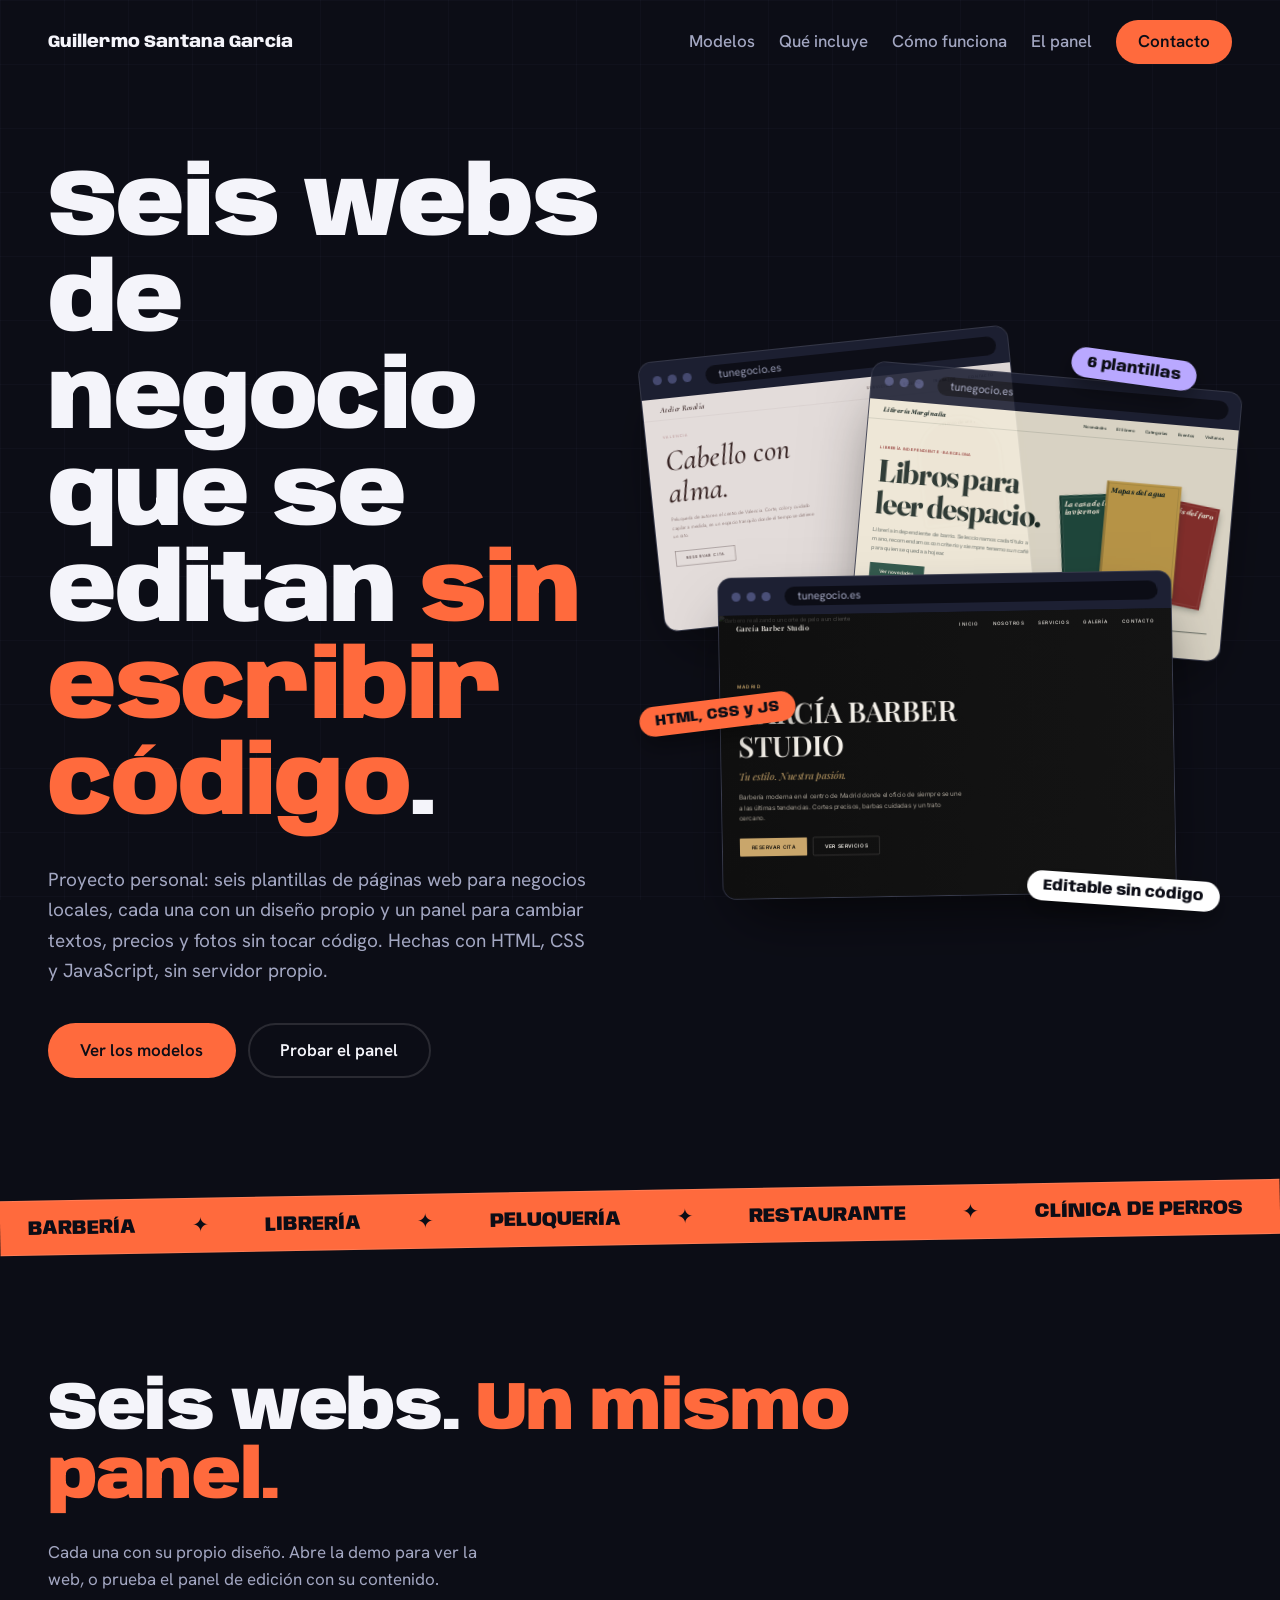
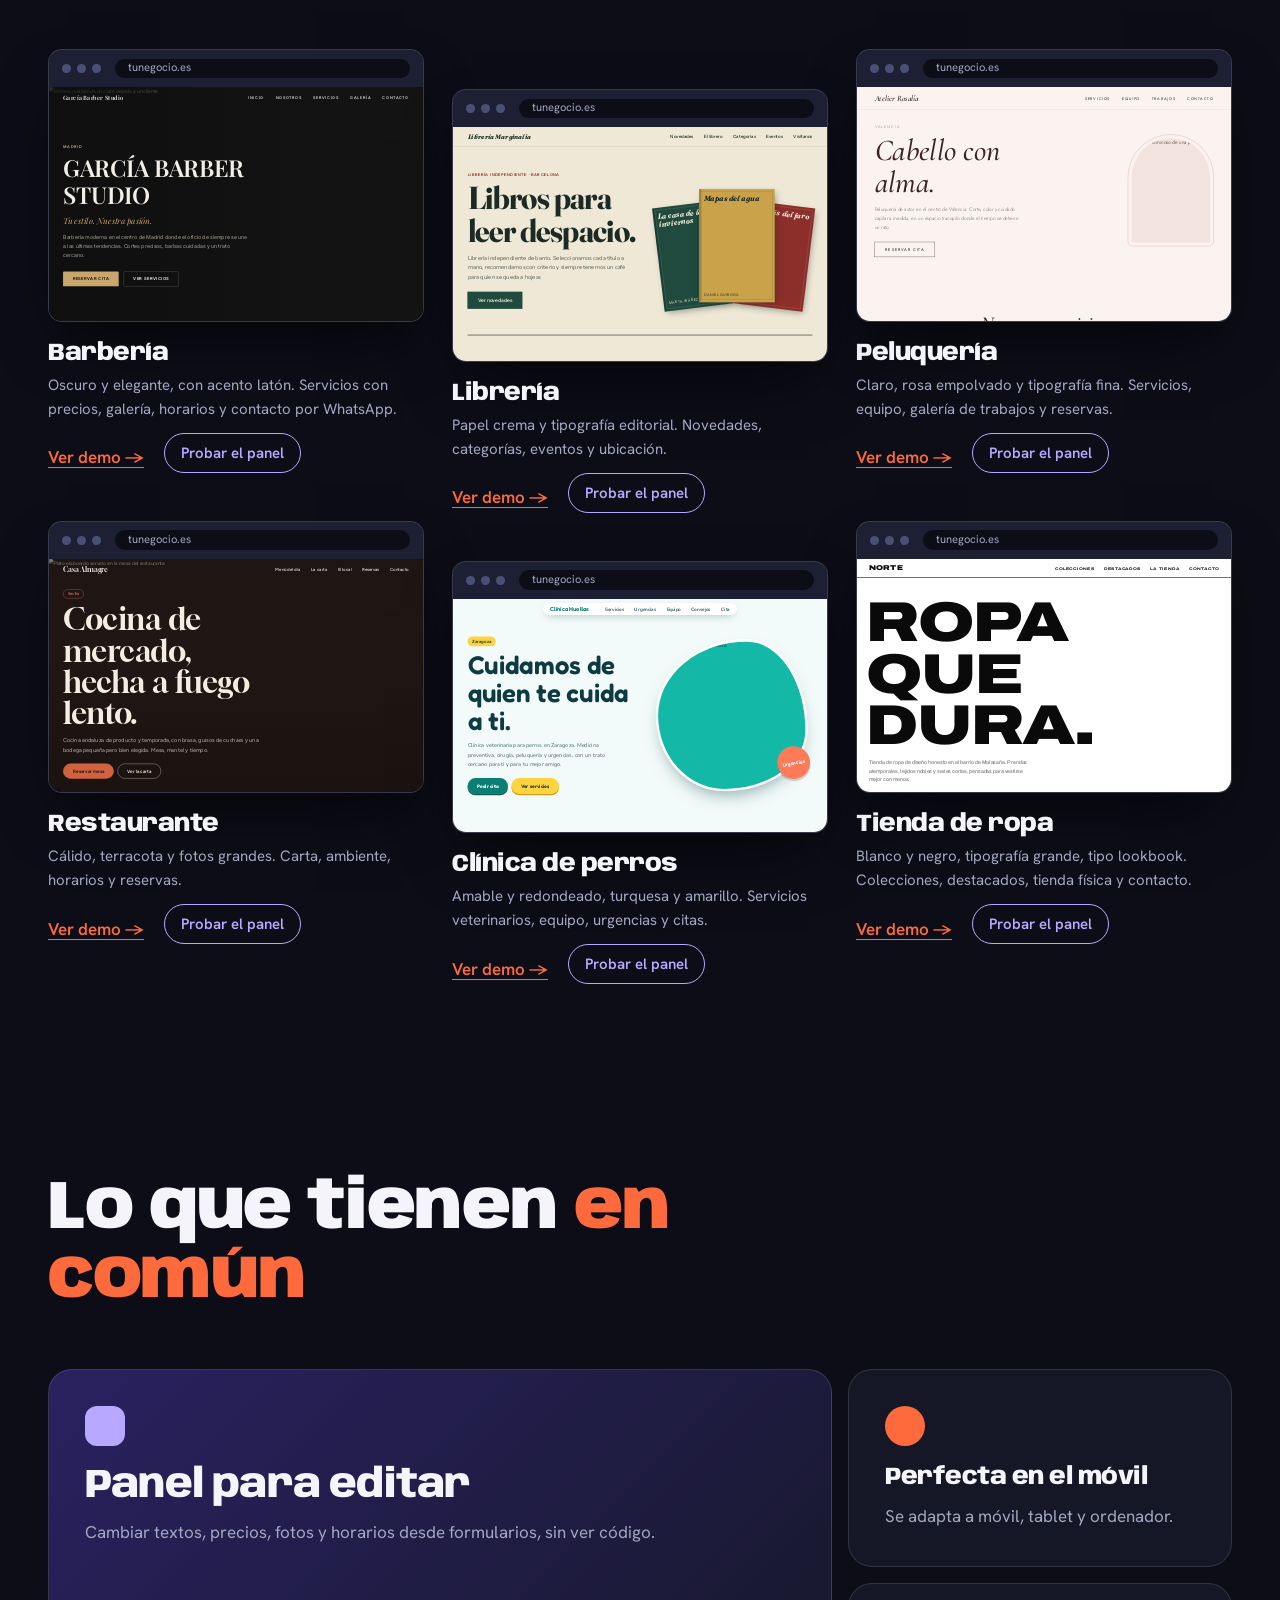
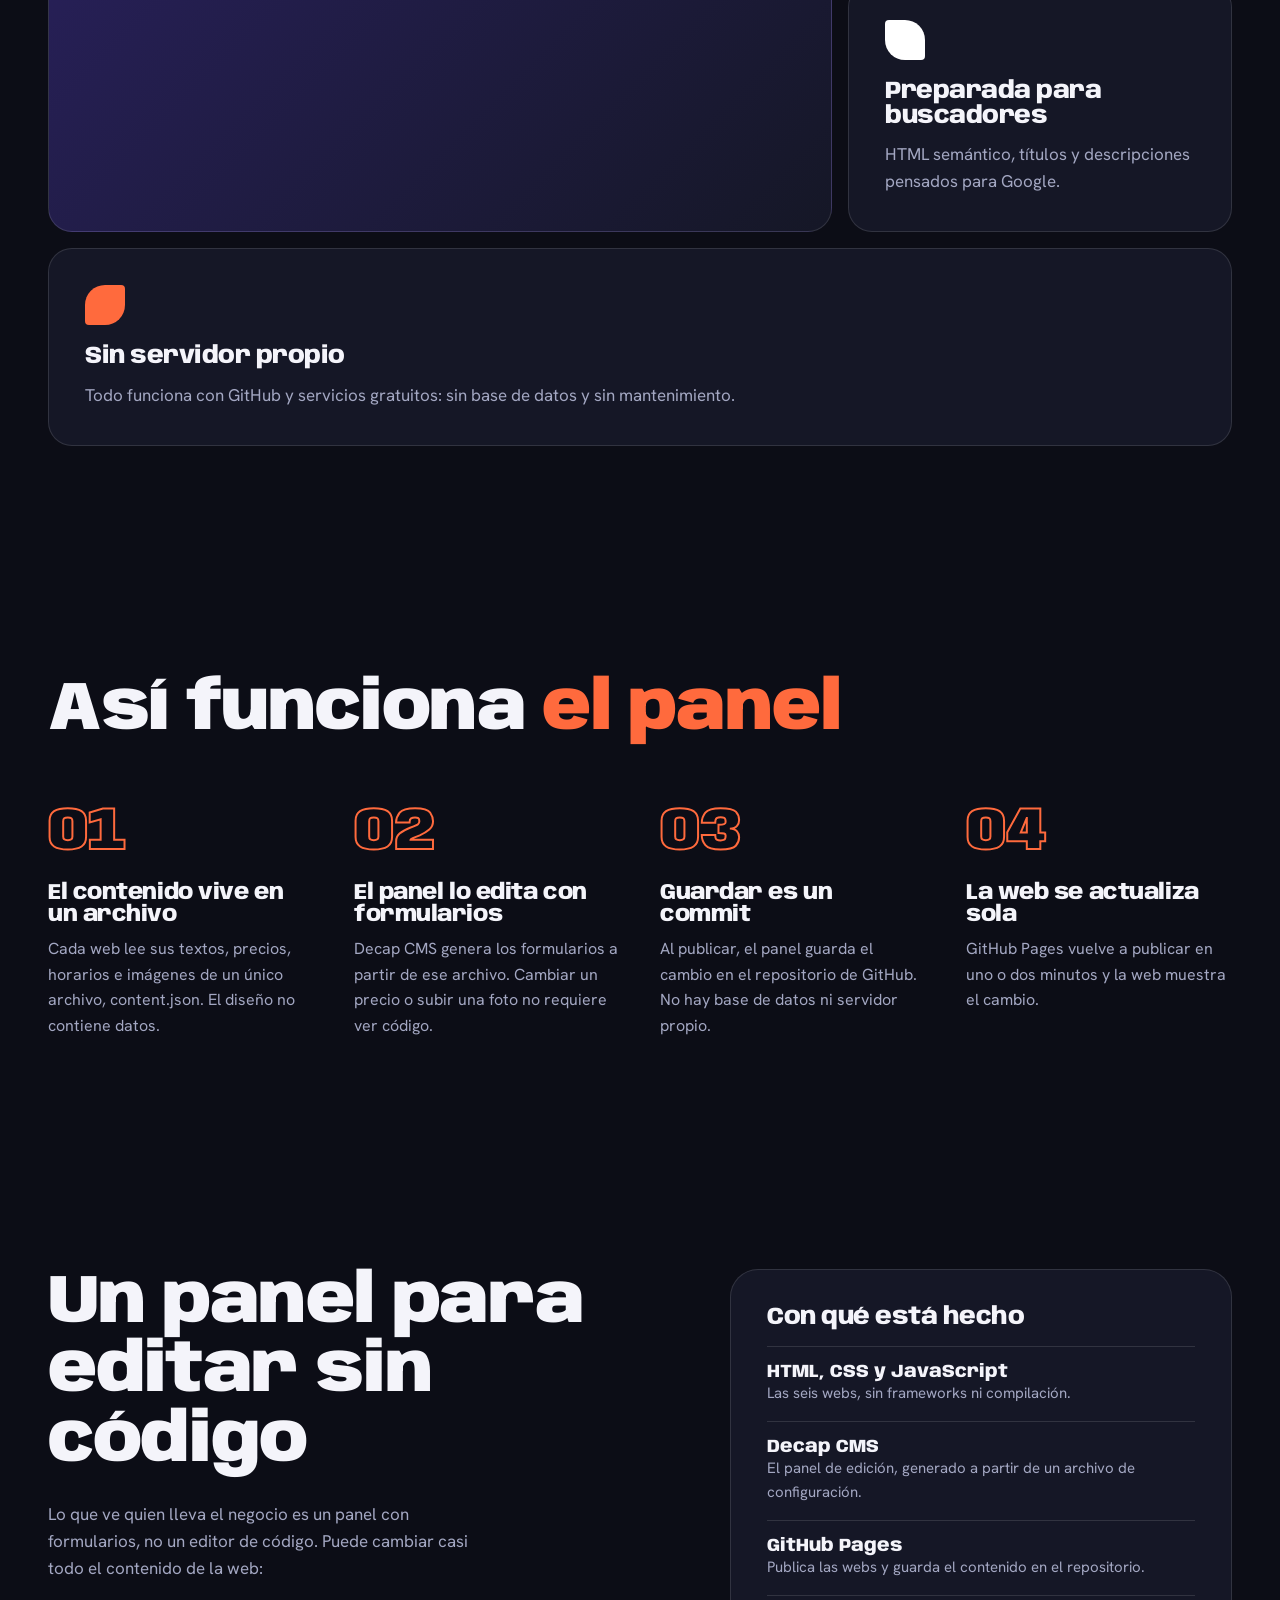
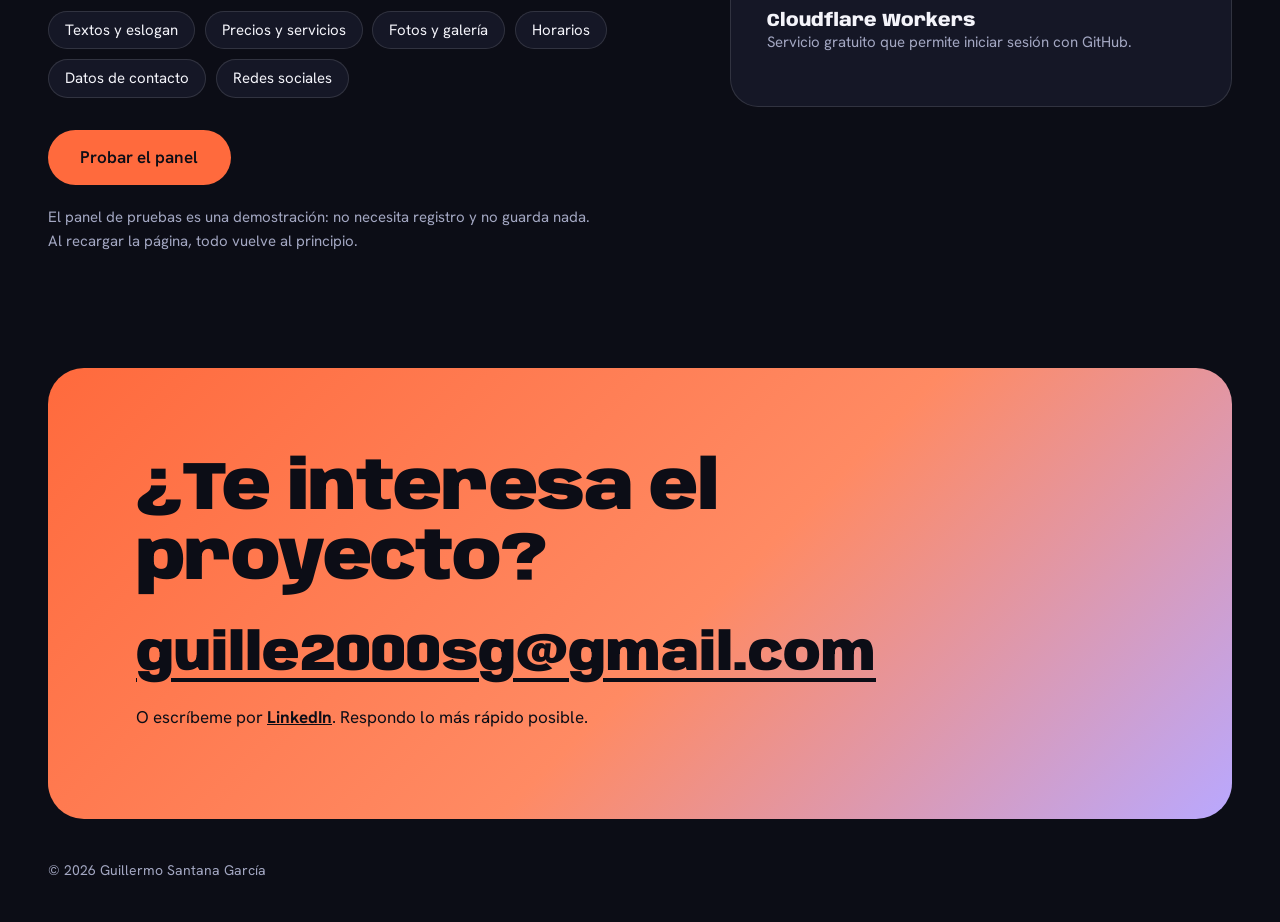
<file: index.html>
<!doctype html>
<html lang="es">

<head>
  <meta charset="utf-8">
  <meta name="viewport" content="width=device-width, initial-scale=1">
  <title>Plantillas web con panel de edición | Guillermo Santana García</title>
  <meta name="description"
    content="Seis plantillas de webs para negocios locales con un panel de edición sin código. Proyecto personal hecho con HTML, CSS y JavaScript.">
  <meta name="theme-color" content="#0c0d16">
  <link rel="preconnect" href="https://fonts.googleapis.com">
  <link rel="preconnect" href="https://fonts.gstatic.com" crossorigin>
  <link
    href="https://fonts.googleapis.com/css2?family=Anybody:wght@700;800;900&family=Hanken+Grotesk:wght@400;500;600&display=swap"
    rel="stylesheet">
  <link rel="stylesheet" href="css/styles.css">
</head>

<body>
  <a class="skip" href="#modelos">Saltar a los modelos</a>

  <header class="bar wrap">
    <span class="bar__name" id="brand-name"></span>
    <nav class="bar__nav" aria-label="Principal">
      <a href="#modelos">Modelos</a><a href="#incluye">Qué incluye</a><a href="#como">Cómo funciona</a><a
        href="#panel">El panel</a>
      <a class="pill" href="#contacto">Contacto</a>
    </nav>
  </header>

  <section class="hero wrap" aria-labelledby="headline">
    <div class="hero__text">
      <h1 id="headline"></h1>
      <p id="intro"></p>
      <div class="row"><a class="btn btn--main" href="#modelos">Ver los modelos</a><a class="btn btn--ghost"
          href="#panel">Probar el panel</a></div>
    </div>
    <div class="stack" id="stack">
      <span class="sticker s1">6 plantillas</span>
      <span class="sticker s2">HTML, CSS y JS</span>
      <span class="sticker s3">Editable sin código</span>
    </div>
  </section>

  <div class="marquee" aria-hidden="true">
    <div class="marquee__in" id="marquee"></div>
  </div>

  <main>
    <section id="modelos" class="sec" aria-labelledby="m-title">
      <div class="wrap">
        <h2 id="m-title">Seis webs. <span class="hl">Un mismo panel.</span></h2>
        <p class="lead">Cada una con su propio diseño. Abre la demo para ver la web, o prueba el panel de edición con su
          contenido.</p>
        <ul class="grid" id="templates"></ul>
      </div>
    </section>

    <section id="incluye" class="sec" aria-labelledby="i-title">
      <div class="wrap">
        <h2 id="i-title">Lo que tienen <span class="hl">en común</span></h2>
        <ul class="bento" id="features"></ul>
      </div>
    </section>

    <section id="como" class="sec" aria-labelledby="h-title">
      <div class="wrap">
        <h2 id="h-title">Así funciona <span class="hl">el panel</span></h2>
        <ol class="steps" id="steps"></ol>
      </div>
    </section>

    <section id="panel" class="sec" aria-labelledby="p-title">
      <div class="wrap panel">
        <div>
          <h2 id="p-title"></h2>
          <p class="lead" id="panel-text"></p>
          <ul class="chips" id="edit-items"></ul>
          <div class="row"><a class="btn btn--main" id="try-btn" href="#">Probar el panel</a></div>
          <p class="note" id="panel-note"></p>
        </div>
        <div class="techbox">
          <h3>Con qué está hecho</h3>
          <ul class="tech" id="tech"></ul>
        </div>
      </div>
    </section>

    <section id="contacto" class="wrap" aria-labelledby="c-title">
      <div class="cta">
        <h2 id="c-title">¿Te interesa el proyecto?</h2>
        <a class="mail" id="mail" href="#"></a>
        <p>O escríbeme por <a id="linkedin" href="#" target="_blank" rel="noopener noreferrer"
            aria-label="LinkedIn (se abre en una pestaña nueva)">LinkedIn</a>. Respondo lo más rápido posible.</p>
      </div>
    </section>
  </main>

  <footer class="foot wrap">
    <p id="copy"></p>
  </footer>
  <script src="js/main.js"></script>
</body>

</html>
</file>
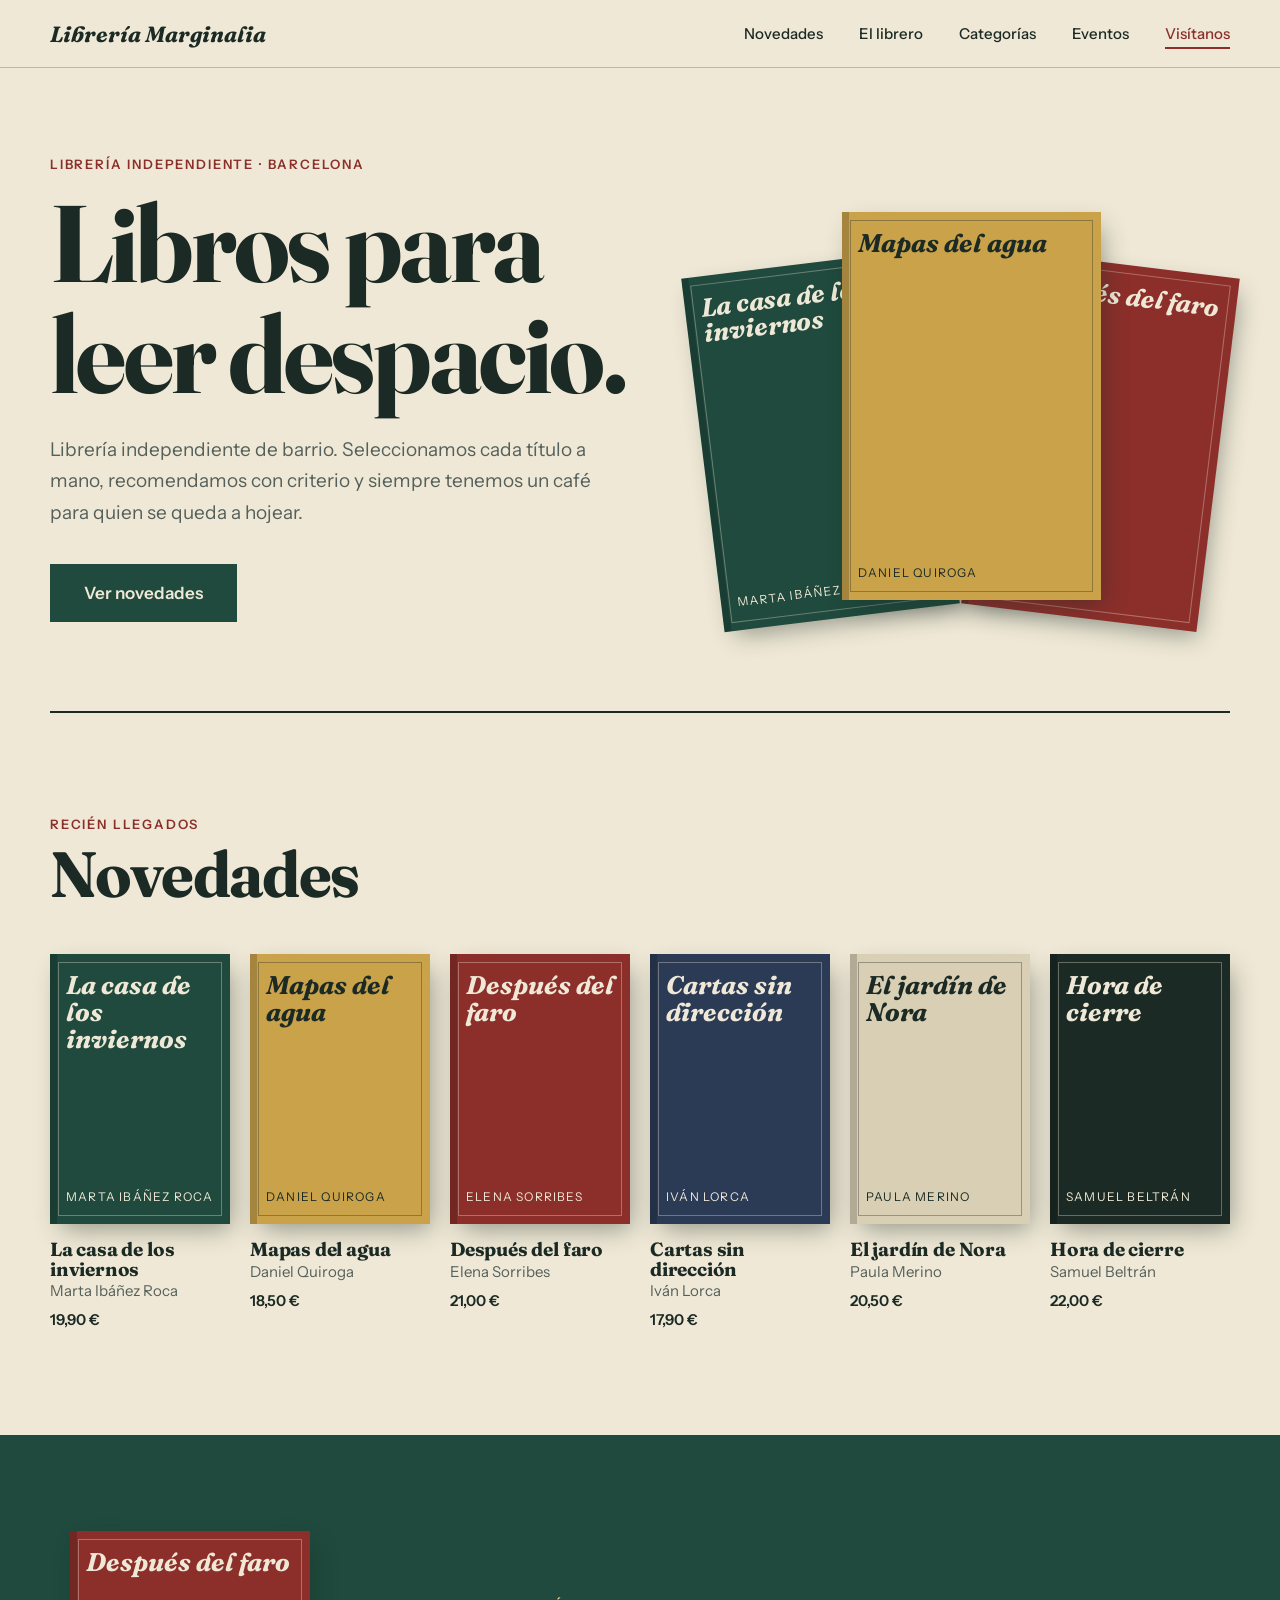
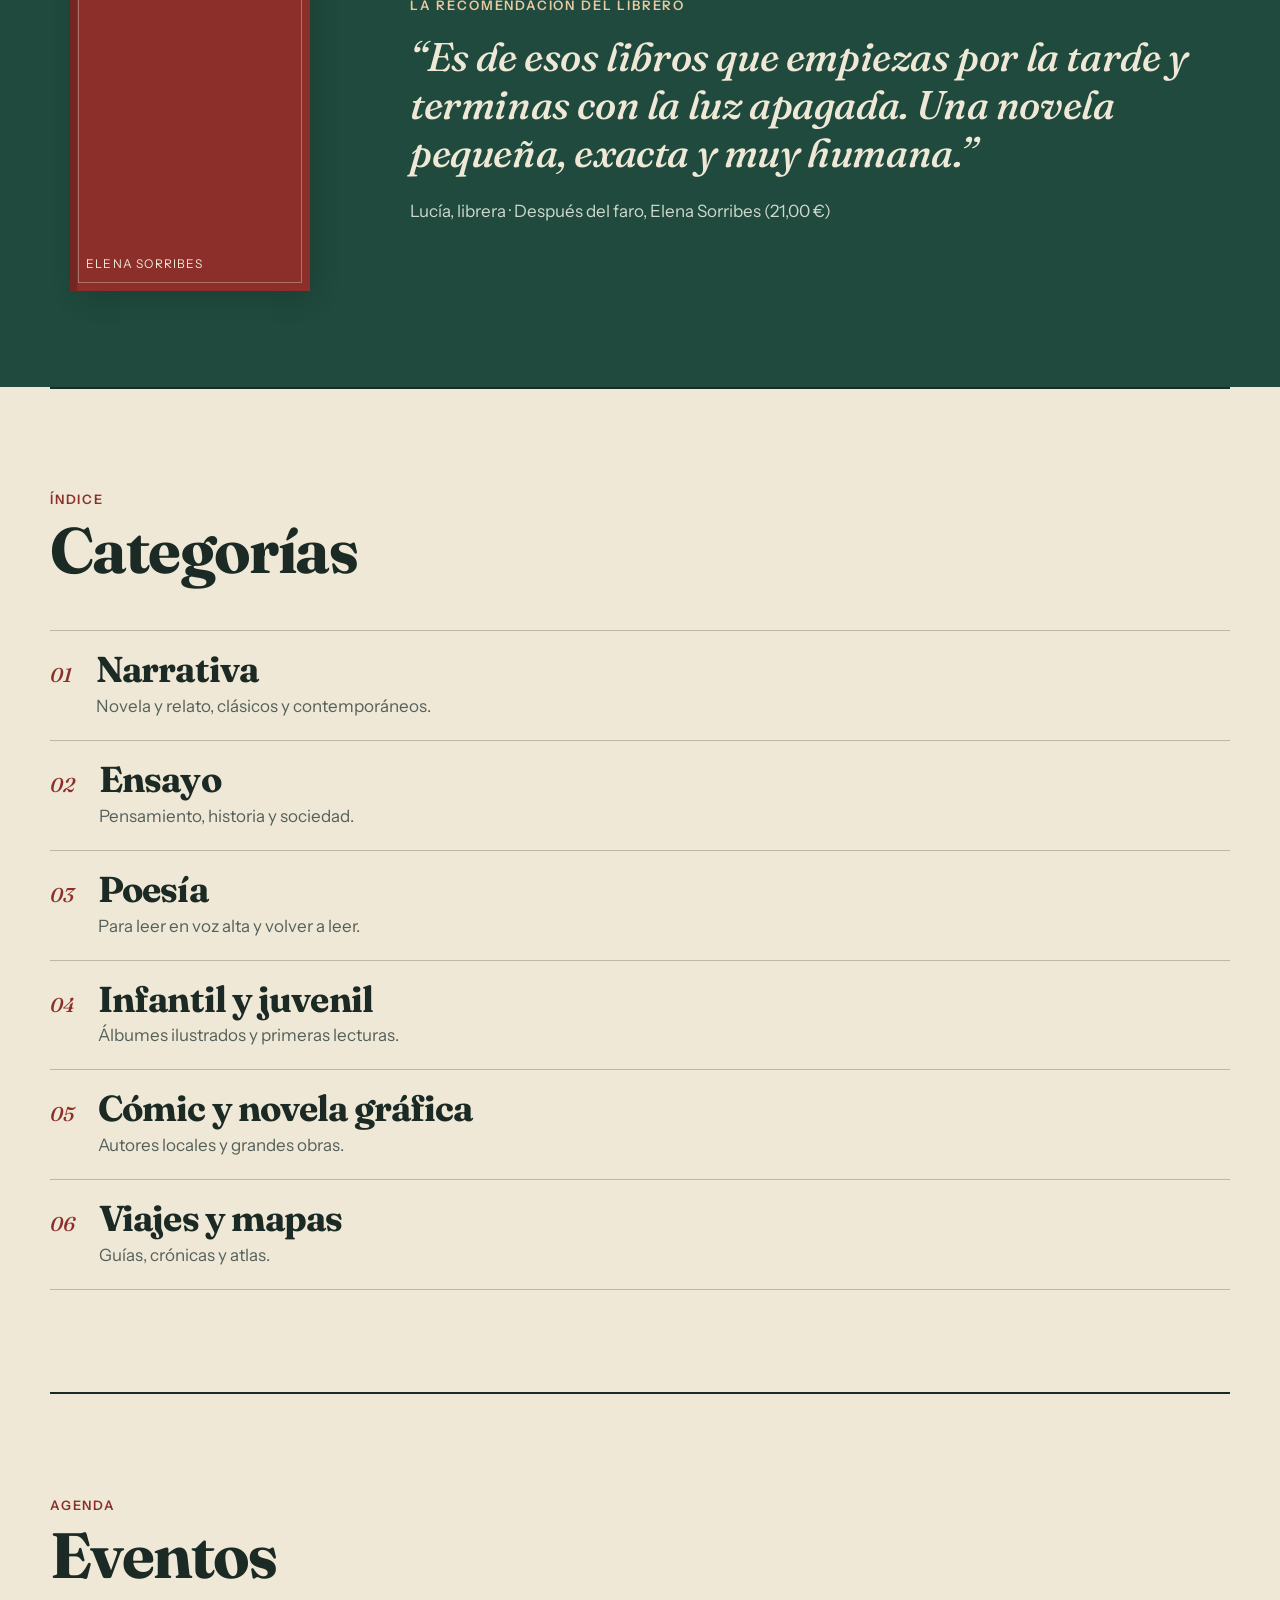
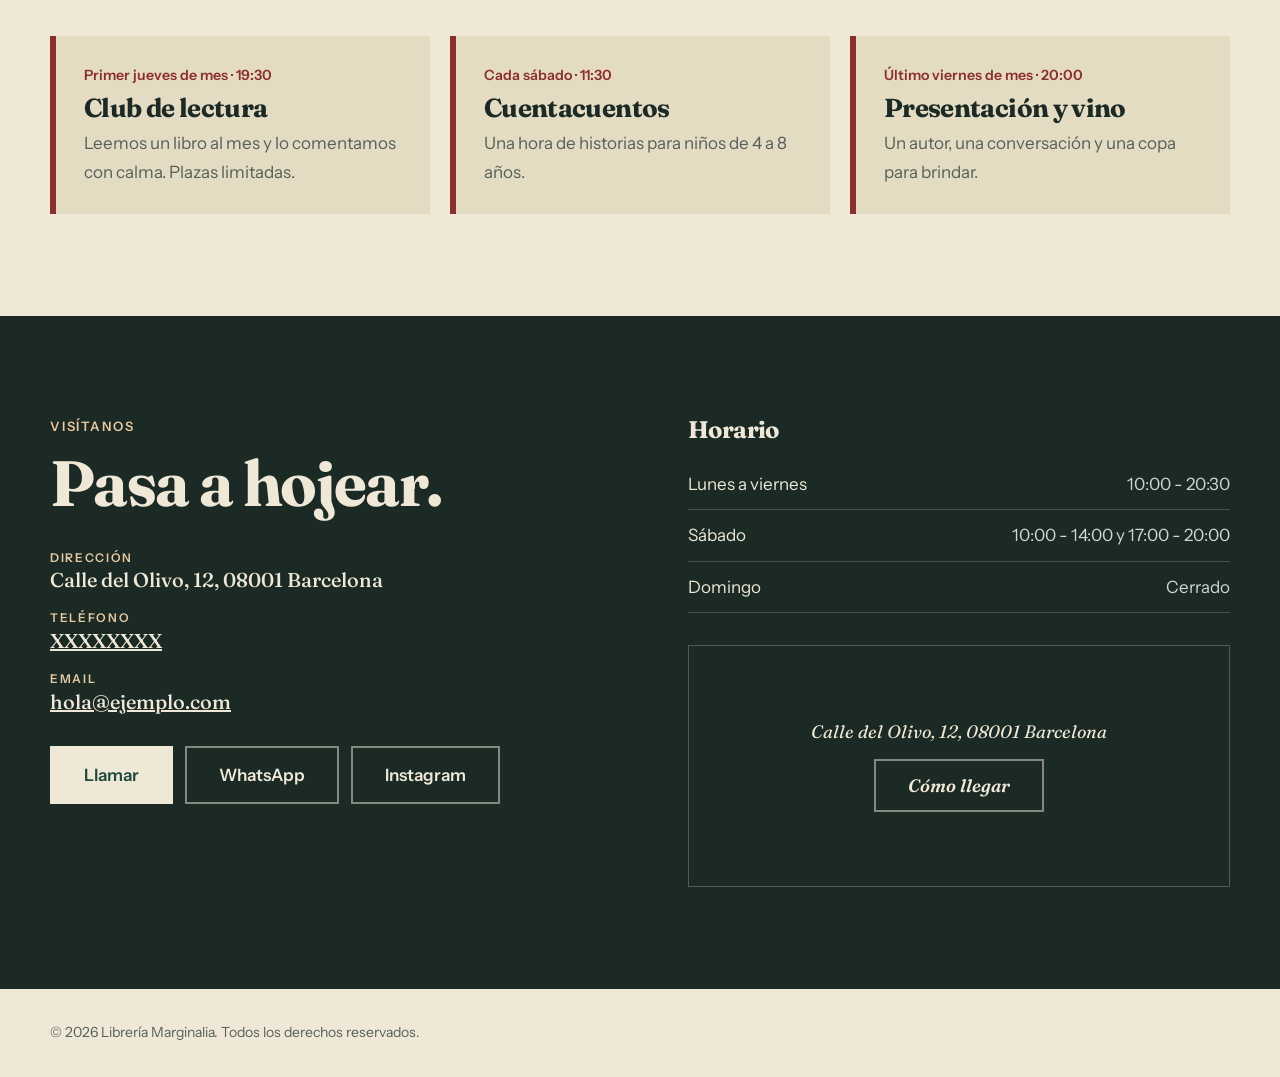
<file: demos/libreria/index.html>
<!doctype html>
<html lang="es">

<head>
  <meta charset="utf-8">
  <meta name="viewport" content="width=device-width, initial-scale=1">
  <title>Librería Marginalia | Librería independiente en Barcelona</title>
  <meta name="description"
    content="Librería independiente con novedades, recomendaciones del librero, clubes de lectura y eventos.">
  <meta name="theme-color" content="#efe8d6">
  <link rel="preconnect" href="https://fonts.googleapis.com">
  <link rel="preconnect" href="https://fonts.gstatic.com" crossorigin>
  <link
    href="https://fonts.googleapis.com/css2?family=Fraunces:ital,opsz,wght@0,9..144,500;0,9..144,700;1,9..144,400&family=Instrument+Sans:wght@400;500;600&display=swap"
    rel="stylesheet">
  <link rel="stylesheet" href="css/styles.css">
</head>

<body>
  <a class="skip" href="#contenido">Saltar al contenido</a>
  <header class="nav" id="nav">
    <div class="wrap nav__in">
      <a class="nav__brand" href="#inicio" id="brand"></a>
      <button class="nav__toggle" id="toggle" type="button" aria-expanded="false" aria-controls="menu"
        aria-label="Abrir menú"><span></span><span></span></button>
      <nav class="nav__menu" id="menu" aria-label="Navegación principal">
        <ul id="links"></ul>
      </nav>
    </div>
  </header>

  <main id="contenido">
    <section id="inicio" class="hero wrap" aria-labelledby="hero-title">
      <div class="hero__text">
        <p class="kicker" id="hero-kicker"></p>
        <h1 id="hero-title"></h1>
        <p class="hero__desc" id="hero-desc"></p>
        <a class="btn" href="#novedades">Ver novedades</a>
      </div>
      <div class="shelf" id="shelf" aria-hidden="true"></div>
    </section>

    <section id="novedades" class="sec wrap" aria-labelledby="n-title">
      <header class="head">
        <p class="kicker">Recién llegados</p>
        <h2 id="n-title">Novedades</h2>
      </header>
      <ul class="books" id="books"></ul>
    </section>

    <section id="librero" class="pick" aria-labelledby="pick-title">
      <div class="wrap pick__in">
        <div id="pick-cover"></div>
        <div>
          <p class="kicker" id="pick-title"></p>
          <blockquote class="pick__quote" id="pick-quote"></blockquote>
          <p class="pick__by" id="pick-by"></p>
        </div>
      </div>
    </section>

    <section id="categorias" class="sec wrap" aria-labelledby="c-title">
      <header class="head">
        <p class="kicker">Índice</p>
        <h2 id="c-title">Categorías</h2>
      </header>
      <ol class="toc" id="toc"></ol>
    </section>

    <section id="eventos" class="sec wrap" aria-labelledby="e-title">
      <header class="head">
        <p class="kicker">Agenda</p>
        <h2 id="e-title">Eventos</h2>
      </header>
      <ul class="events" id="events"></ul>
    </section>

    <section id="contacto" class="visit" aria-labelledby="v-title">
      <div class="wrap visit__in">
        <div>
          <p class="kicker light">Visítanos</p>
          <h2 id="v-title">Pasa a hojear.</h2>
          <ul class="info" id="info"></ul>
          <div class="row" id="actions"></div>
        </div>
        <div>
          <h3>Horario</h3>
          <ul class="hours" id="hours"></ul>
          <div class="map" id="map"></div>
        </div>
      </div>
    </section>
  </main>
  <footer class="foot wrap">
    <p id="copy"></p>
  </footer>
  <script src="js/main.js"></script>
</body>

</html>
</file>
<file: css/styles.css>
:root {
    --bg: #0c0d16;
    --s1: #151726;
    --s2: #1d2033;
    --line: rgba(255, 255, 255, .12);
    --text: #f4f4fa;
    --muted: #a3a7c2;
    --coral: #ff6a3d;
    --lilac: #b9a8ff;
    --on: #0c0d16;
    --d: 'Anybody', system-ui, sans-serif;
    --b: 'Hanken Grotesk', system-ui, sans-serif;
    --g: clamp(1.25rem, 5vw, 3rem)
}

*,
*::before,
*::after {
    box-sizing: border-box
}

html {
    scroll-behavior: smooth;
    scroll-padding-top: 1rem
}

body {
    margin: 0;
    color: var(--text);
    font: 1.0625rem/1.6 var(--b);
    overflow-x: hidden;
    background-color: var(--bg);
    background-image: linear-gradient(var(--line) 1px, transparent 1px), linear-gradient(90deg, var(--line) 1px, transparent 1px);
    background-size: 64px 64px;
    background-attachment: fixed;
    background-blend-mode: soft-light
}

h1,
h2,
h3 {
    margin: 0;
    font-family: var(--d);
    font-weight: 800;
    line-height: 1.02;
    letter-spacing: -.02em
}

p {
    margin: 0
}

ul,
ol {
    margin: 0;
    padding: 0;
    list-style: none
}

a {
    color: inherit
}

:focus-visible {
    outline: 3px solid var(--lilac);
    outline-offset: 3px
}

.skip {
    position: fixed;
    left: 1rem;
    top: -4rem;
    z-index: 9;
    background: var(--coral);
    color: var(--on);
    padding: .6rem 1rem
}

.skip:focus {
    top: 1rem
}

.wrap {
    width: min(100% - 2*var(--g), 1240px);
    margin-inline: auto
}

.row {
    display: flex;
    flex-wrap: wrap;
    gap: .75rem
}

.btn,
.pill {
    display: inline-flex;
    align-items: center;
    justify-content: center;
    min-height: 52px;
    padding: .75rem 1.9rem;
    border-radius: 999px;
    font-weight: 600;
    text-decoration: none;
    border: 2px solid transparent;
    transition: transform .2s, background .2s, color .2s, border-color .2s
}

.btn:hover,
.pill:hover {
    transform: translateY(-2px)
}

.btn--main,
.pill {
    background: var(--coral);
    color: var(--on)
}

.btn--main:hover,
.pill:hover {
    background: #ff8a63
}

.btn--ghost {
    border-color: var(--line);
    color: var(--text)
}

.btn--ghost:hover {
    border-color: var(--lilac);
    color: var(--lilac)
}

.hl {
    color: var(--coral)
}

/* Barra */
.bar {
    display: flex;
    justify-content: space-between;
    align-items: center;
    gap: 1rem;
    padding-block: 1.25rem
}

.bar__name {
    font: 800 1.0625rem var(--d)
}

.bar__nav {
    display: flex;
    align-items: center;
    gap: 1.5rem;
    font-weight: 500
}

.bar__nav a:not(.pill) {
    text-decoration: none;
    color: var(--muted)
}

.bar__nav a:not(.pill):hover {
    color: var(--text)
}

.pill {
    min-height: 44px;
    padding: .4rem 1.25rem
}

/* Hero */
.hero {
    display: grid;
    gap: 3rem;
    align-items: center;
    padding-block: clamp(2.5rem, 6vw, 5rem) clamp(3.5rem, 8vw, 6rem)
}

.hero h1 {
    font-size: clamp(2.75rem, 7.4vw, 6rem);
    font-weight: 900
}

.hero p {
    max-width: 34rem;
    margin: 1.75rem 0 2.25rem;
    color: var(--muted);
    font-size: 1.1875rem
}

.stack {
    position: relative;
    aspect-ratio: 1/.95;
    max-width: 640px;
    width: 100%;
    margin-inline: auto
}

.stack .frame {
    position: absolute;
    width: 64%
}

.stack .frame:nth-of-type(1) {
    top: 0;
    left: 0;
    transform: rotate(-6deg);
    opacity: .9
}

.stack .frame:nth-of-type(2) {
    top: 6%;
    right: 0;
    transform: rotate(5deg);
    opacity: .9
}

.stack .frame:nth-of-type(3) {
    bottom: 0;
    left: 12%;
    width: 78%;
    z-index: 2;
    transform: rotate(-1deg)
}

.sticker {
    position: absolute;
    z-index: 3;
    padding: .45rem 1rem;
    border-radius: 999px;
    font: 800 .9375rem var(--d);
    box-shadow: 0 10px 24px rgba(0, 0, 0, .4)
}

.s1 {
    top: 2%;
    right: 6%;
    background: var(--lilac);
    color: var(--on);
    transform: rotate(8deg)
}

.s2 {
    bottom: 30%;
    left: -2%;
    background: var(--coral);
    color: var(--on);
    transform: rotate(-7deg)
}

.s3 {
    bottom: -2%;
    right: 2%;
    background: #fff;
    color: var(--on);
    transform: rotate(4deg)
}

/* Marco de navegador */
.frame {
    display: block;
    background: var(--s2);
    border: 1px solid var(--line);
    border-radius: 14px;
    overflow: hidden;
    box-shadow: 0 30px 60px -20px rgba(0, 0, 0, .7);
    color: var(--text);
    text-decoration: none
}

.frame__bar {
    display: flex;
    align-items: center;
    gap: .4rem;
    padding: .55rem .8rem;
    background: var(--s2)
}

.frame__bar i {
    width: .55rem;
    height: .55rem;
    border-radius: 50%;
    background: #4a4f78
}

.frame__bar span {
    flex: 1;
    margin-left: .5rem;
    padding: .05rem .8rem;
    background: var(--bg);
    border-radius: 999px;
    font-size: .7rem;
    color: var(--muted);
    white-space: nowrap;
    overflow: hidden
}

.shot {
    position: relative;
    aspect-ratio: 16/10;
    overflow: hidden;
    background: var(--bg)
}

.shot iframe {
    position: absolute;
    top: 0;
    left: 0;
    width: 1280px;
    height: 800px;
    border: 0;
    transform-origin: 0 0;
    pointer-events: none
}

.shot--soon {
    display: flex;
    align-items: flex-end;
    padding: 1.1rem;
    font: 900 clamp(1.5rem, 3.5vw, 2.25rem)/1 var(--d)
}

/* Cinta */
.marquee {
    overflow: hidden;
    border-block: 1px solid var(--line);
    background: var(--coral);
    color: var(--on);
    transform: rotate(-1deg);
    margin-block: 1rem
}

.marquee__in {
    display: flex;
    width: max-content;
    animation: run 30s linear infinite
}

.marquee__in span {
    padding: .9rem 1.75rem;
    font: 900 1.25rem var(--d);
    text-transform: uppercase;
    white-space: nowrap
}

.marquee__in span::after {
    content: '✦';
    margin-left: 3.5rem
}

@keyframes run {
    to {
        transform: translateX(-50%)
    }
}

/* Secciones */
.sec {
    padding-block: clamp(4rem, 9vw, 7.5rem)
}

.sec h2,
.cta h2 {
    font-size: clamp(2.25rem, 5.6vw, 4.25rem);
    font-weight: 900;
    max-width: 18ch
}

.lead {
    max-width: 44ch;
    margin-top: 1.5rem;
    color: var(--muted)
}

.grid {
    display: grid;
    gap: 3rem 1.75rem;
    margin-top: 3.5rem;
    grid-template-columns: repeat(auto-fill, minmax(min(100%, 340px), 1fr))
}

.model__link {
    display: block;
    text-decoration: none
}

.model .frame {
    transition: transform .3s, border-color .3s, box-shadow .3s
}

a.model__link:hover .frame {
    transform: translateY(-6px);
    border-color: var(--coral);
    box-shadow: 0 0 0 1px var(--coral), 0 30px 60px -20px rgba(255, 106, 61, .4)
}

.model h3 {
    margin-top: 1.25rem;
    font-size: 1.5rem
}

.model p {
    margin-top: .4rem;
    color: var(--muted);
    font-size: .9375rem
}

.model__go {
    display: inline-block;
    margin-top: .6rem;
    color: var(--coral);
    font-weight: 600;
    text-decoration: underline;
    text-underline-offset: 4px
}

.model__soon {
    display: inline-block;
    margin-top: .6rem;
    padding: .1rem .7rem;
    border: 1px dashed var(--lilac);
    border-radius: 999px;
    color: var(--lilac);
    font-size: .8125rem;
    font-weight: 600
}

@media (min-width:1000px) {
    .grid .model:nth-child(3n+2) {
        transform: translateY(2.5rem)
    }
}

/* Bento */
.bento {
    display: grid;
    gap: 1rem;
    margin-top: 3.5rem;
    grid-template-columns: 1fr
}

.tile {
    padding: clamp(1.5rem, 3vw, 2.25rem);
    background: var(--s1);
    border: 1px solid var(--line);
    border-radius: 24px;
    transition: border-color .3s
}

.tile:hover {
    border-color: var(--lilac)
}

.tile h3 {
    font-size: 1.5rem
}

.tile p {
    margin-top: .75rem;
    color: var(--muted)
}

.tile::before {
    content: '';
    display: block;
    width: 2.5rem;
    height: 2.5rem;
    margin-bottom: 1.25rem;
    border-radius: 12px;
    background: var(--lilac)
}

.tile:nth-child(2)::before {
    background: var(--coral);
    border-radius: 50%
}

.tile:nth-child(3)::before {
    background: #fff;
    border-radius: 4px 20px
}

.tile:nth-child(4)::before {
    background: var(--coral);
    border-radius: 20px 4px
}

.tile--big {
    background: linear-gradient(135deg, #2a2160, var(--s1))
}

.tile--big h3 {
    font-size: clamp(1.75rem, 3.5vw, 2.5rem)
}

@media (min-width:800px) {
    .bento {
        grid-template-columns: repeat(3, 1fr)
    }

    .tile--big {
        grid-column: span 2;
        grid-row: span 2
    }

    .tile--wide {
        grid-column: span 3
    }
}

/* Pasos */
.steps {
    display: grid;
    gap: 2.5rem;
    margin-top: 3.5rem;
    counter-reset: s;
    grid-template-columns: repeat(auto-fit, minmax(min(100%, 240px), 1fr))
}

.steps li {
    position: relative;
    counter-increment: s;
    padding-top: 5rem
}

.steps li::before {
    content: '0' counter(s);
    position: absolute;
    top: 0;
    left: 0;
    font: 900 3.75rem/1 var(--d);
    color: transparent;
    -webkit-text-stroke: 2px var(--coral)
}

.steps h3 {
    font-size: 1.375rem
}

.steps p {
    margin-top: .6rem;
    color: var(--muted);
    font-size: 1rem
}

/* Precio */
.plan__price {
    margin: 1rem 0 1.5rem;
    font: 900 clamp(3.5rem, 9vw, 5.5rem)/1 var(--d);
    letter-spacing: -.03em
}

/* Acciones de cada modelo */
.model__actions {
    display: flex;
    flex-wrap: wrap;
    align-items: center;
    gap: .5rem 1.25rem;
    margin-top: .75rem
}

.model__try {
    display: inline-flex;
    align-items: center;
    min-height: 40px;
    padding: .2rem 1rem;
    border: 1px solid var(--lilac);
    border-radius: 999px;
    color: var(--lilac);
    font-weight: 600;
    font-size: .9375rem;
    text-decoration: none;
    transition: background .2s, color .2s
}

.model__try:hover {
    background: var(--lilac);
    color: var(--on)
}

/* Panel */
.panel {
    display: grid;
    gap: 3rem;
    align-items: start
}

.chips {
    display: flex;
    flex-wrap: wrap;
    gap: .6rem;
    margin: 1.75rem 0 2rem
}

.chips li {
    padding: .4rem 1rem;
    border: 1px solid var(--line);
    border-radius: 999px;
    background: var(--s1);
    font-size: .9375rem
}

.note {
    max-width: 34rem;
    margin-top: 1.25rem;
    color: var(--muted);
    font-size: .9375rem
}

.techbox {
    padding: clamp(1.5rem, 3vw, 2.25rem);
    background: var(--s1);
    border: 1px solid var(--line);
    border-radius: 28px
}

.techbox h3 {
    margin-bottom: 1rem;
    font-size: 1.5rem
}

.tech li {
    display: flex;
    flex-direction: column;
    padding: 1rem 0;
    border-top: 1px solid var(--line)
}

.tech b {
    font: 800 1.125rem var(--d)
}

.tech span {
    color: var(--muted);
    font-size: .9375rem
}

@media (min-width:900px) {
    .panel {
        grid-template-columns: 1.2fr 1fr;
        gap: 5rem
    }
}

/* Contacto */
.cta {
    padding: clamp(2.5rem, 7vw, 5.5rem);
    background: linear-gradient(135deg, var(--coral), #ff8a63 55%, var(--lilac));
    color: var(--on);
    border-radius: 36px
}

.mail {
    display: inline-block;
    margin: 2rem 0 1.25rem;
    font: 900 clamp(1.3rem, 4.8vw, 3.25rem)/1.1 var(--d);
    overflow-wrap: anywhere;
    text-decoration: underline;
    text-decoration-thickness: 4px;
    text-underline-offset: 8px
}

.mail:hover {
    background: var(--on);
    color: #fff;
    text-decoration: none
}

.cta p a {
    font-weight: 700
}

.foot {
    padding-block: 2.5rem;
    color: var(--muted);
    font-size: .875rem
}

/* Revelado */
.rv {
    opacity: 0;
    transform: translateY(24px);
    transition: opacity .7s, transform .7s
}

.rv.in {
    opacity: 1;
    transform: none
}

@media (max-width:899px) {
    .stack {
        margin-top: 1rem
    }
}

@media (min-width:900px) {
    .hero {
        grid-template-columns: 1fr 1.05fr
    }
}

@media (max-width:700px) {
    .bar__nav a:not(.pill) {
        display: none
    }

    .row .btn {
        width: 100%
    }

    .s2 {
        left: 2%
    }
}

@media (prefers-reduced-motion:reduce) {
    html {
        scroll-behavior: auto
    }

    * {
        transition: none !important
    }

    .marquee__in {
        animation: none
    }

    .rv {
        opacity: 1;
        transform: none
    }
}
</file>
<file: demos/libreria/css/styles.css>
:root {
    --paper: #efe8d6;
    --paper2: #e4dbc3;
    --ink: #1b2a24;
    --green: #1f4a3d;
    --red: #8c2f2b;
    --muted: #55605a;
    --line: rgba(27, 42, 36, .25);
    --d: 'Fraunces', Georgia, serif;
    --b: 'Instrument Sans', system-ui, sans-serif;
    --g: clamp(1.25rem, 5vw, 3rem);
    --nav: 68px
}

*,
*::before,
*::after {
    box-sizing: border-box
}

html {
    scroll-behavior: smooth;
    scroll-padding-top: var(--nav)
}

body {
    margin: 0;
    background: var(--paper);
    color: var(--ink);
    font: 1.0625rem/1.65 var(--b);
    overflow-x: hidden
}

body.lock {
    overflow: hidden
}

h1,
h2,
h3 {
    margin: 0;
    font-family: var(--d);
    font-weight: 700;
    line-height: 1.02;
    letter-spacing: -.025em
}

p {
    margin: 0
}

ul,
ol {
    margin: 0;
    padding: 0;
    list-style: none
}

a {
    color: inherit
}

:focus-visible {
    outline: 3px solid var(--red);
    outline-offset: 3px
}

.skip {
    position: fixed;
    left: 1rem;
    top: -4rem;
    z-index: 300;
    background: var(--green);
    color: var(--paper);
    padding: .6rem 1rem
}

.skip:focus {
    top: 1rem
}

.wrap {
    width: min(100% - 2*var(--g), 1180px);
    margin-inline: auto
}

.kicker {
    font: 600 .8125rem var(--b);
    letter-spacing: .14em;
    text-transform: uppercase;
    color: var(--red)
}

.kicker.light {
    color: #e9c9a0
}

.btn {
    display: inline-flex;
    align-items: center;
    justify-content: center;
    min-height: 52px;
    padding: .8rem 2rem;
    background: var(--green);
    color: var(--paper);
    font-weight: 600;
    text-decoration: none;
    border: 2px solid var(--green);
    transition: background .2s, color .2s
}

.btn:hover {
    background: transparent;
    color: var(--green)
}

.btn--light {
    background: var(--paper);
    color: var(--green);
    border-color: var(--paper)
}

.btn--light:hover {
    background: transparent;
    color: var(--paper)
}

.btn--out {
    background: transparent;
    color: var(--paper);
    border-color: rgba(239, 232, 214, .5)
}

.btn--out:hover {
    background: var(--paper);
    color: var(--green)
}

.row {
    display: flex;
    flex-wrap: wrap;
    gap: .75rem;
    margin-top: 2rem
}

/* Nav */
.nav {
    position: fixed;
    inset: 0 0 auto 0;
    z-index: 100;
    height: var(--nav);
    background: var(--paper);
    border-bottom: 1px solid var(--line)
}

.nav__in {
    display: flex;
    align-items: center;
    justify-content: space-between;
    height: 100%
}

.nav__brand {
    position: relative;
    z-index: 2;
    font: italic 700 1.375rem var(--d);
    text-decoration: none
}

.nav__toggle {
    position: relative;
    z-index: 2;
    width: 44px;
    height: 44px;
    padding: 0;
    background: none;
    border: 0;
    color: var(--ink);
    cursor: pointer
}

.nav__toggle span {
    position: absolute;
    left: 10px;
    width: 24px;
    height: 2px;
    background: currentColor;
    transition: transform .3s
}

.nav__toggle span:nth-child(1) {
    top: 17px
}

.nav__toggle span:nth-child(2) {
    top: 25px
}

.nav__toggle.open span:nth-child(1) {
    transform: translateY(4px) rotate(45deg)
}

.nav__toggle.open span:nth-child(2) {
    transform: translateY(-4px) rotate(-45deg)
}

.nav__menu {
    position: fixed;
    inset: 0;
    z-index: 1;
    display: flex;
    align-items: center;
    justify-content: center;
    background: var(--paper);
    opacity: 0;
    visibility: hidden;
    transition: opacity .3s, visibility .3s
}

.nav__menu.open {
    opacity: 1;
    visibility: visible
}

.nav__menu ul {
    display: flex;
    flex-direction: column;
    align-items: center;
    gap: 1.25rem
}

.nav__menu a {
    font: italic 500 2.25rem var(--d);
    text-decoration: none
}

.nav__menu a:hover,
.nav__menu a.active {
    color: var(--red)
}

@media (min-width:900px) {
    .nav__toggle {
        display: none
    }

    .nav__menu {
        position: static;
        background: none;
        opacity: 1;
        visibility: visible
    }

    .nav__menu ul {
        flex-direction: row;
        gap: 2.25rem
    }

    .nav__menu a {
        font: 500 .9375rem var(--b);
        position: relative
    }

    .nav__menu a.active::after,
    .nav__menu a:hover::after {
        content: '';
        position: absolute;
        left: 0;
        right: 0;
        bottom: -6px;
        height: 2px;
        background: var(--red)
    }
}

/* Hero */
.hero {
    display: grid;
    gap: 3rem;
    align-items: center;
    padding-block: calc(var(--nav) + clamp(2.5rem, 7vw, 5.5rem)) clamp(3rem, 7vw, 6rem)
}

.hero h1 {
    margin: 1rem 0 1.5rem;
    font-size: clamp(3rem, 8.5vw, 7rem);
    font-weight: 700
}

.hero__desc {
    max-width: 34rem;
    margin-bottom: 2.25rem;
    color: var(--muted);
    font-size: 1.1875rem
}

.shelf {
    position: relative;
    height: clamp(300px, 52vw, 460px)
}

.shelf .cover {
    position: absolute;
    width: 44%;
    bottom: 0
}

.shelf .cover:nth-child(1) {
    left: 2%;
    transform: rotate(-7deg);
    z-index: 1
}

.shelf .cover:nth-child(2) {
    left: 28%;
    z-index: 3;
    width: 48%;
    bottom: 4%
}

.shelf .cover:nth-child(3) {
    right: 2%;
    transform: rotate(7deg);
    z-index: 2
}

@media (min-width:900px) {
    .hero {
        grid-template-columns: 1.1fr 1fr
    }
}

/* Portadas dibujadas con CSS */
.cover {
    position: relative;
    aspect-ratio: 2/3;
    display: flex;
    flex-direction: column;
    justify-content: space-between;
    padding: 1.1rem 1rem;
    box-shadow: 6px 10px 24px -6px rgba(27, 42, 36, .45);
    overflow: hidden
}

.cover::before {
    content: '';
    position: absolute;
    inset: .5rem;
    border: 1px solid currentColor;
    opacity: .35
}

.cover::after {
    content: '';
    position: absolute;
    left: 0;
    top: 0;
    bottom: 0;
    width: 7px;
    background: rgba(0, 0, 0, .18)
}

.cover b {
    position: relative;
    font: italic 700 clamp(1.05rem, 2.2vw, 1.6rem)/1.05 var(--d)
}

.cover span {
    position: relative;
    font-size: .75rem;
    letter-spacing: .1em;
    text-transform: uppercase
}

/* Secciones */
.sec {
    padding-block: clamp(3.5rem, 8vw, 6.5rem);
    border-top: 2px solid var(--ink)
}

.head {
    display: flex;
    flex-direction: column;
    gap: .6rem;
    margin-bottom: 3rem
}

.head h2 {
    font-size: clamp(2.25rem, 5.5vw, 4rem)
}

.books {
    display: grid;
    gap: 2.5rem 1.5rem;
    grid-template-columns: repeat(2, 1fr)
}

.book h3 {
    margin-top: 1rem;
    font-size: 1.1875rem;
    letter-spacing: -.01em
}

.book p {
    color: var(--muted);
    font-size: .9375rem
}

.book .price {
    margin-top: .25rem;
    color: var(--ink);
    font-weight: 600
}

@media (min-width:700px) {
    .books {
        grid-template-columns: repeat(3, 1fr)
    }
}

@media (min-width:1000px) {
    .books {
        grid-template-columns: repeat(6, 1fr);
        gap: 2rem 1.25rem
    }
}

/* Recomendación */
.pick {
    background: var(--green);
    color: var(--paper);
    padding-block: clamp(3.5rem, 8vw, 6rem)
}

.pick__in {
    display: grid;
    gap: 3rem;
    align-items: center
}

.pick .cover {
    max-width: 240px;
    margin-inline: auto
}

.pick .kicker {
    color: #e9c9a0
}

.pick__quote {
    margin: 1.25rem 0;
    font: italic 500 clamp(1.5rem, 3.6vw, 2.5rem)/1.2 var(--d);
    letter-spacing: -.01em
}

.pick__by {
    color: #cfd8cf
}

@media (min-width:800px) {
    .pick__in {
        grid-template-columns: 280px 1fr;
        gap: 5rem
    }
}

/* Índice de categorías */
.toc {
    counter-reset: c;
    border-top: 1px solid var(--line)
}

.toc li {
    display: grid;
    grid-template-columns: auto 1fr;
    gap: .25rem 1.5rem;
    align-items: baseline;
    padding: 1.25rem 0;
    border-bottom: 1px solid var(--line);
    counter-increment: c;
    transition: padding .3s
}

.toc li:hover {
    padding-left: .75rem
}

.toc li::before {
    content: counter(c, decimal-leading-zero);
    grid-row: span 2;
    font: italic 500 1.25rem var(--d);
    color: var(--red)
}

.toc h3 {
    font-size: clamp(1.5rem, 3.4vw, 2.25rem)
}

.toc p {
    color: var(--muted)
}

/* Eventos */
.events {
    display: grid;
    gap: 1.25rem
}

.event {
    display: grid;
    gap: .5rem;
    padding: 1.75rem;
    background: var(--paper2);
    border-left: 6px solid var(--red)
}

.event small {
    font-weight: 600;
    color: var(--red)
}

.event h3 {
    font-size: 1.625rem
}

.event p {
    color: var(--muted)
}

@media (min-width:800px) {
    .events {
        grid-template-columns: repeat(3, 1fr)
    }
}

/* Visita */
.visit {
    background: var(--ink);
    color: var(--paper);
    padding-block: clamp(3.5rem, 8vw, 6.5rem)
}

.visit__in {
    display: grid;
    gap: 4rem
}

.visit h2 {
    margin: 1rem 0 2rem;
    font-size: clamp(2.25rem, 5.5vw, 4rem)
}

.visit h3 {
    margin-bottom: 1rem;
    font-size: 1.5rem
}

.info {
    display: grid;
    gap: 1rem
}

.info li {
    display: flex;
    flex-direction: column
}

.info small {
    color: #e9c9a0;
    font-size: .75rem;
    letter-spacing: .14em;
    text-transform: uppercase;
    font-weight: 600
}

.info a,
.info span {
    font: 500 1.25rem var(--d);
    overflow-wrap: anywhere
}

.hours li {
    display: flex;
    justify-content: space-between;
    gap: 1rem;
    padding: .7rem 0;
    border-bottom: 1px solid rgba(239, 232, 214, .2)
}

.hours li span:last-child {
    text-align: right;
    color: #cfd8cf
}

.map {
    margin-top: 2rem;
    min-height: 240px;
    border: 1px solid rgba(239, 232, 214, .25)
}

.map iframe {
    display: block;
    width: 100%;
    height: 100%;
    min-height: 240px;
    border: 0
}

.map__empty {
    display: flex;
    flex-direction: column;
    align-items: center;
    justify-content: center;
    gap: 1rem;
    min-height: 240px;
    padding: 1.5rem;
    text-align: center;
    font: italic 1.125rem var(--d)
}

@media (min-width:900px) {
    .visit__in {
        grid-template-columns: 1fr 1fr;
        gap: 6rem
    }
}

.foot {
    padding-block: 2rem;
    color: var(--muted);
    font-size: .875rem
}

@media (max-width:520px) {
    .row .btn {
        width: 100%
    }
}

@media (prefers-reduced-motion:reduce) {
    html {
        scroll-behavior: auto
    }

    * {
        transition: none !important
    }
}
</file>
